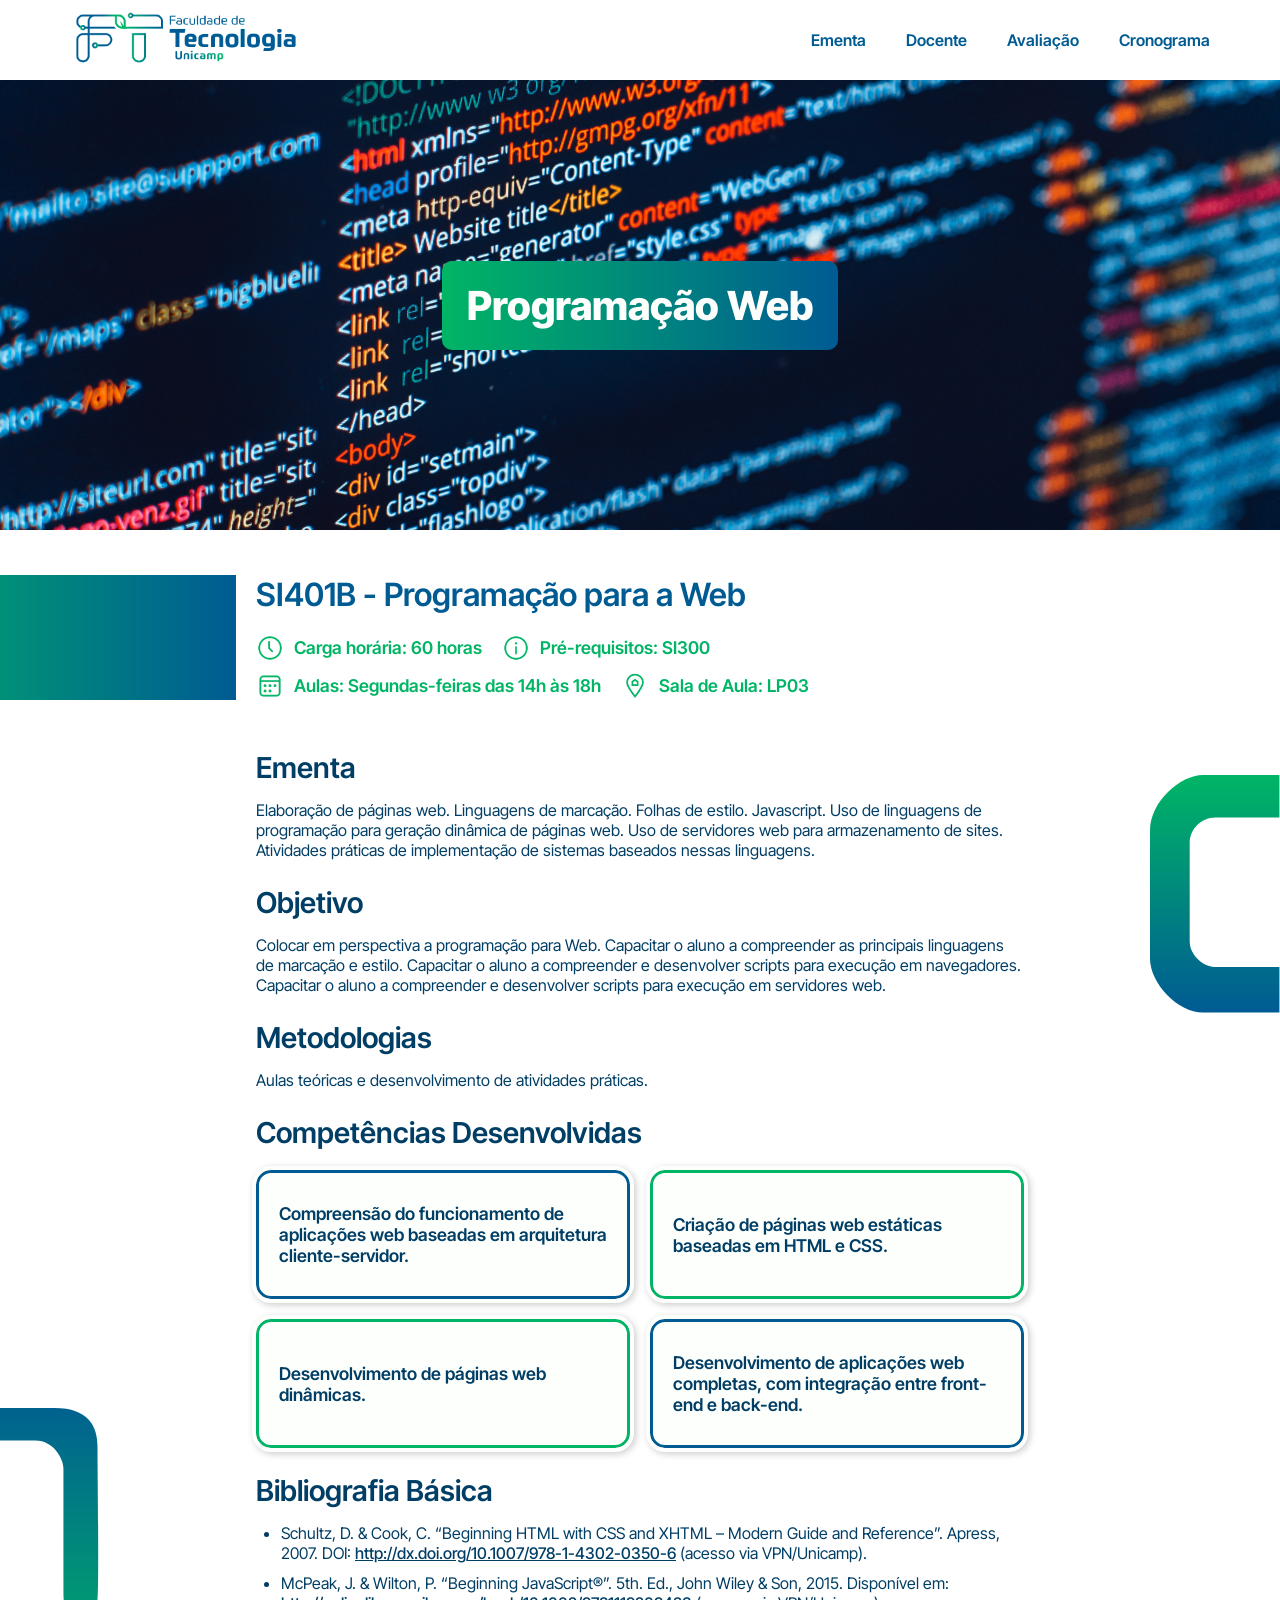
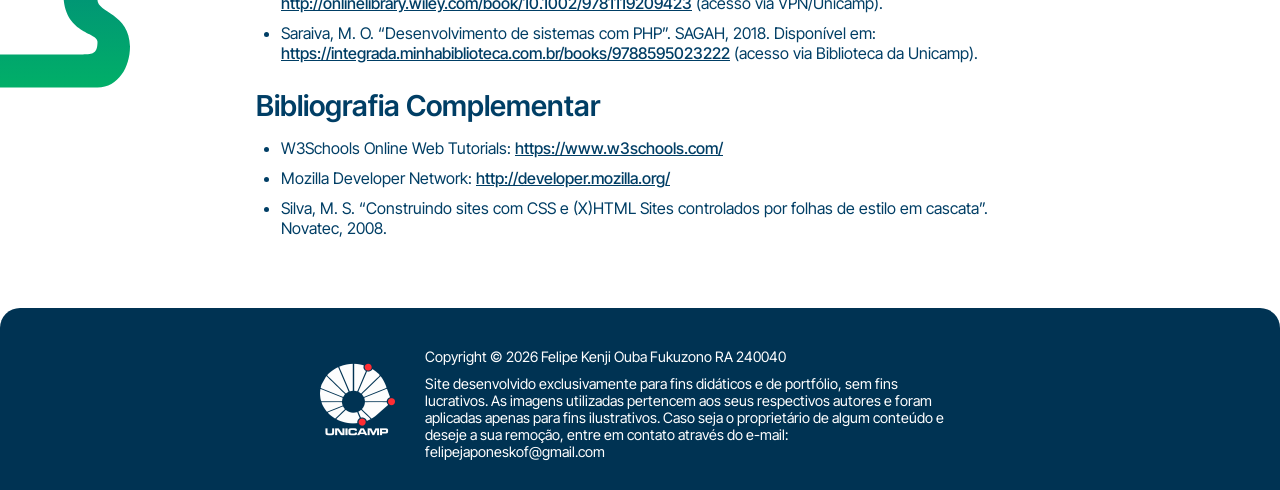
<file: FT Programação Web/index.html>
<!DOCTYPE html>
<html lang="pt-br">
<head>
    <meta charset="UTF-8">
    <meta name="viewport" content="width=device-width, initial-scale=1.0">
    <title>Programação para a Web</title>

    <link rel="preconnect" href="https://fonts.googleapis.com">
    <link rel="preconnect" href="https://fonts.gstatic.com" crossorigin>
    <link href="https://fonts.googleapis.com/css2?family=Inter+Tight:ital,wght@0,100..900;1,100..900&display=swap" rel="stylesheet">
    <link rel="stylesheet" type="text/css" href="css/style.css">
</head>
<body>
    <header>
        <a href="index.html"><img src="images/logo_ft.png" alt="Logo da Faculdade de Tecnologia Unicamp"></a>
        <nav>
            <a href="index.html"><p>Ementa</p></a>
            <a href="docente.html"><p>Docente</p></a>
            <a href="avaliacao.html"><p>Avaliação</p></a>
            <a href="cronograma.html"><p>Cronograma</p></a>
        </nav>
    </header>

    <figure>
        <figcaption>Programação Web</figcaption>
    </figure>

    <main>
        <div id="desenho-fundo">
            <img id="desenho-1" src="images/formas/forma_fundo_1.svg" alt="">
            <img id="desenho-2" src="images/formas/forma_fundo_2.svg" alt="">
        </div>

        <div id="conteudo">
            <section id="informacao-inicial">
                <h1>SI401B - Programação para a Web</h1>
                <div id="topicos">
                    <div>
                        <div>
                            <img src="images/icones/icone_tempo.png" alt="Ícone de Relógio">
                            <p>Carga horária: 60 horas</p>
                        </div>
                        <div>
                            <img src="images/icones/icone_info.png" alt="Ícone de Informação">
                            <p>Pré-requisitos: SI300</p>
                        </div>
                    </div>
                    <div>
                        <div>
                            <img src="images/icones/icone_data.png" alt="Ícone de Calendário">
                            <p>Aulas: Segundas-feiras das 14h às 18h</p>
                        </div>
                        <div>
                            <img src="images/icones/icone_local.png" alt="Ícone de Local">
                            <p>Sala de Aula: LP03</p>
                        </div>
                    </div>
                </div>
            </section>
    
            <section id="ementa">
                <h2>Ementa</h2>
                <p>Elaboração de páginas web. Linguagens de marcação. Folhas de estilo. Javascript. Uso de linguagens de programação para geração dinâmica de páginas web. Uso de servidores web para armazenamento de sites. Atividades práticas de implementação de sistemas baseados nessas linguagens.</p>
            </section>
    
            <section id="objetivo">
                <h2>Objetivo</h2>
                <p>Colocar em perspectiva a programação para Web. Capacitar o aluno a compreender as principais linguagens de marcação e estilo. Capacitar o aluno a compreender e desenvolver scripts para execução em navegadores. Capacitar o aluno a compreender e desenvolver scripts para execução em servidores web.</p>
            </section>
    
            <section id="metodologia">
                <h2>Metodologias</h2>
                <p>Aulas teóricas e desenvolvimento de atividades práticas.</p>
            </section>
    
            <section id="competencias" class="secao-cards">
                <h2>Competências Desenvolvidas</h2>
                <div>
                    <div><p>Compreensão do funcionamento de aplicações web baseadas em arquitetura cliente-servidor.</p></div>
                    <div><p>Criação de páginas web estáticas baseadas em HTML e CSS.</p></div>
                    <div><p>Desenvolvimento de páginas web dinâmicas.</p></div>
                    <div><p>Desenvolvimento de aplicações web completas, com integração entre front-end e back-end.</p></div>
                </div>
            </section>
    
            <section id="bibliografia-basica">
                <h2>Bibliografia Básica</h2>
                <ul>
                    <li>Schultz, D. & Cook, C. “Beginning HTML with CSS and XHTML – Modern Guide and Reference”. Apress, 2007. DOI: <a href="http://dx.doi.org/10.1007/978-1-4302-0350-6" target="_blank">http://dx.doi.org/10.1007/978-1-4302-0350-6</a> (acesso via VPN/Unicamp).</li>
                    <li>McPeak, J. & Wilton, P. “Beginning JavaScript®”. 5th. Ed., John Wiley & Son, 2015. Disponível em: <a href="http://onlinelibrary.wiley.com/book/10.1002/9781119209423" target="_blank">http://onlinelibrary.wiley.com/book/10.1002/9781119209423</a> (acesso via VPN/Unicamp).</li>
                    <li>Saraiva, M. O. “Desenvolvimento de sistemas com PHP”. SAGAH, 2018. Disponível em: <a href="https://integrada.minhabiblioteca.com.br/books/9788595023222" target="_blank">https://integrada.minhabiblioteca.com.br/books/9788595023222</a> (acesso via Biblioteca da Unicamp).</li>
                </ul>
            </section>
    
            <section id="bibliografia-complementar">
                <h2>Bibliografia Complementar</h2>
                <ul>
                    <li>W3Schools Online Web Tutorials: <a href="https://www.w3schools.com/" target="_blank">https://www.w3schools.com/</a></li>
                    <li>Mozilla Developer Network: <a href="http://developer.mozilla.org/" target="_blank">http://developer.mozilla.org/</a></li>
                    <li>Silva, M. S. “Construindo sites com CSS e (X)HTML Sites controlados por folhas de estilo em cascata”. Novatec, 2008.</li>
                </ul>
            </section>
        </div>
    </main>

    <footer>
        <img src="images/logo_unicamp.png" alt="Logo da Unicamp">
        <div>
            <p>Copyright © 2026 Felipe Kenji Ouba Fukuzono RA 240040</p>
            <p>Site desenvolvido exclusivamente para fins didáticos e de portfólio, sem fins lucrativos. As imagens utilizadas pertencem aos seus respectivos autores e foram aplicadas apenas para fins ilustrativos. Caso seja o proprietário de algum conteúdo e deseje a sua remoção, entre em contato através do e-mail: felipejaponeskof@gmail.com</p>
        </div>
    </footer>
</body>
</html>
</file>
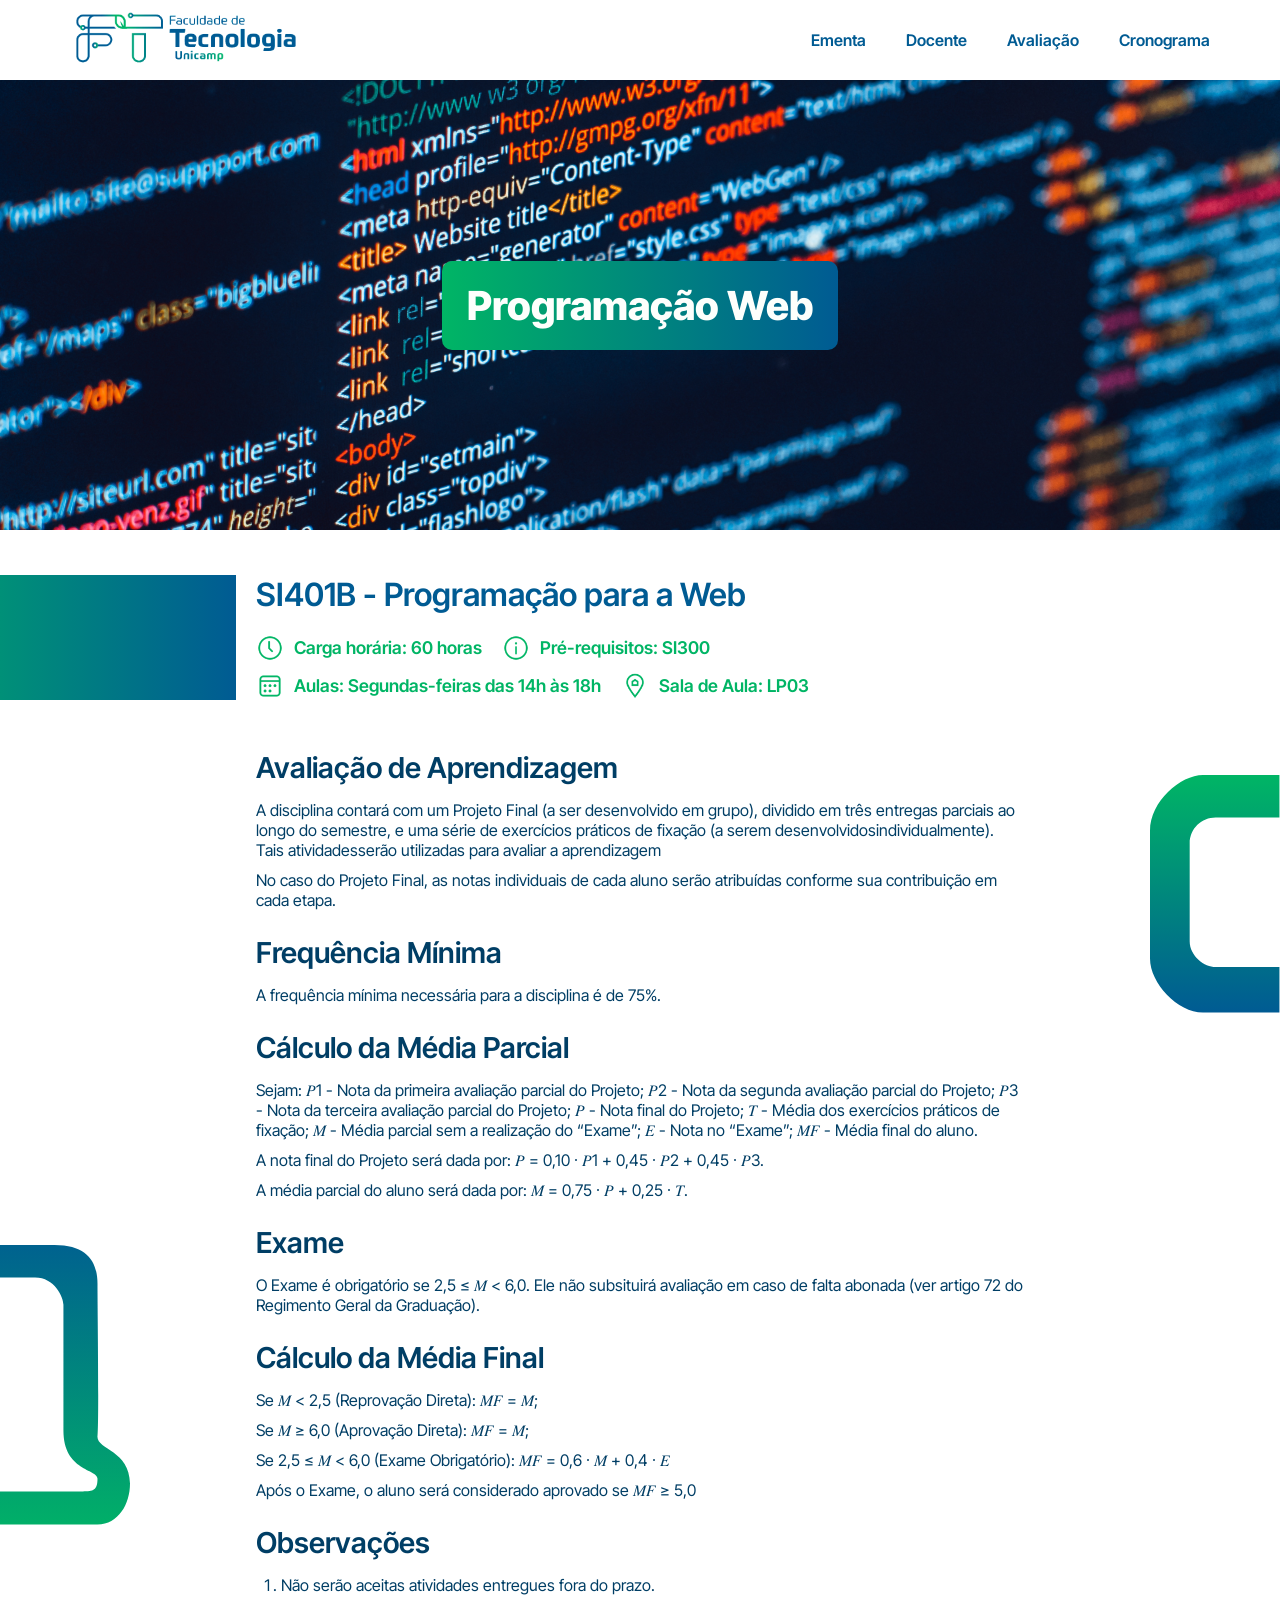
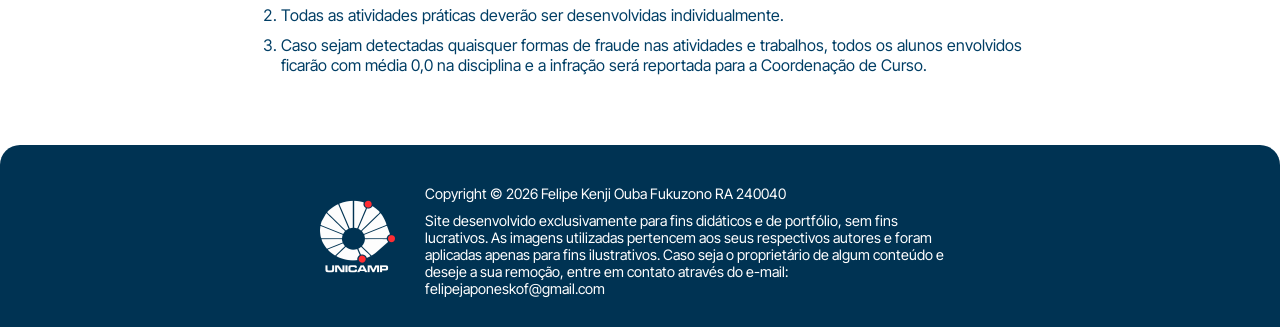
<file: FT Programação Web/avaliacao.html>
<!DOCTYPE html>
<html lang="pt-br">
<head>
    <meta charset="UTF-8">
    <meta name="viewport" content="width=device-width, initial-scale=1.0">
    <title>Programação para a Web</title>

    <link rel="preconnect" href="https://fonts.googleapis.com">
    <link rel="preconnect" href="https://fonts.gstatic.com" crossorigin>
    <link href="https://fonts.googleapis.com/css2?family=Inter+Tight:ital,wght@0,100..900;1,100..900&display=swap" rel="stylesheet">
    <link rel="stylesheet" type="text/css" href="css/style.css">
</head>
<body>
    <header>
        <a href="index.html"><img src="images/logo_ft.png" alt="Logo da Faculdade de Tecnologia Unicamp"></a>
        <nav>
            <a href="index.html"><p>Ementa</p></a>
            <a href="docente.html"><p>Docente</p></a>
            <a href="avaliacao.html"><p>Avaliação</p></a>
            <a href="cronograma.html"><p>Cronograma</p></a>
        </nav>
    </header>

    <figure>
        <figcaption>Programação Web</figcaption>
    </figure>

    <main>
        <div id="desenho-fundo">
            <img id="desenho-1" src="images/formas/forma_fundo_1.svg" alt="">
            <img id="desenho-2" src="images/formas/forma_fundo_2.svg" alt="">
        </div>

        <div id="conteudo">
            <section id="informacao-inicial">
                <h1>SI401B - Programação para a Web</h1>
                <div id="topicos">
                    <div>
                        <div>
                            <img src="images/icones/icone_tempo.png" alt="Ícone de Relógio">
                            <p>Carga horária: 60 horas</p>
                        </div>
                        <div>
                            <img src="images/icones/icone_info.png" alt="Ícone de Informação">
                            <p>Pré-requisitos: SI300</p>
                        </div>
                    </div>
                    <div>
                        <div>
                            <img src="images/icones/icone_data.png" alt="Ícone de Calendário">
                            <p>Aulas: Segundas-feiras das 14h às 18h</p>
                        </div>
                        <div>
                            <img src="images/icones/icone_local.png" alt="Ícone de Local">
                            <p>Sala de Aula: LP03</p>
                        </div>
                    </div>
                </div>
            </section>

            <section id="avaliacao">
                <h2>Avaliação de Aprendizagem</h2>
                <p>A disciplina contará com um Projeto Final (a ser desenvolvido em grupo), dividido em três entregas parciais ao longo do semestre, e uma série de exercícios práticos de fixação (a serem desenvolvidosindividualmente). Tais atividadesserão utilizadas para avaliar a aprendizagem</p>
                <p>No caso do Projeto Final, as notas individuais de cada aluno serão atribuídas conforme sua contribuição em cada etapa.</p>
            </section>
            
            <section id="frequencia">
                <h2>Frequência Mínima</h2>
                <p>A frequência mínima necessária para a disciplina é de 75%.</p>
            </section>

            <section id="calculo-parcial">
                <h2>Cálculo da Média Parcial</h2>
                <p>Sejam: 𝑃1 - Nota da primeira avaliação parcial do Projeto; 𝑃2 - Nota da segunda avaliação parcial do Projeto; 𝑃3 - Nota da terceira avaliação parcial do Projeto; 𝑃 - Nota final do Projeto; 𝑇 - Média dos exercícios práticos de fixação; 𝑀 - Média parcial sem a realização do “Exame”; 𝐸 - Nota no “Exame”; 𝑀𝐹 - Média final do aluno.</p>
                <p>A nota final do Projeto será dada por: 𝑃 = 0,10 ∙ 𝑃1 + 0,45 ∙ 𝑃2 + 0,45 ∙ 𝑃3.</p>
                <p>A média parcial do aluno será dada por: 𝑀 = 0,75 ∙ 𝑃 + 0,25 ∙ 𝑇.</p>
            </section>

            <section id="exame">
                <h2>Exame</h2>
                <p>O Exame é obrigatório se 2,5 ≤ 𝑀 &lt; 6,0. Ele não subsituirá avaliação em caso de falta abonada (ver artigo 72 do Regimento Geral da Graduação).</p>
            </section>

            <section id="calculo-final">
                <h2>Cálculo da Média Final</h2>
                <p>Se 𝑀 &lt; 2,5 (Reprovação Direta): 𝑀𝐹 = 𝑀;</p>
                <p>Se 𝑀 ≥ 6,0 (Aprovação Direta): 𝑀𝐹 = 𝑀;</p>
                <p>Se 2,5 ≤ 𝑀 &lt; 6,0 (Exame Obrigatório): 𝑀𝐹 = 0,6 ∙ 𝑀 + 0,4 ∙ 𝐸</p>
                <p>Após o Exame, o aluno será considerado aprovado se 𝑀𝐹 ≥ 5,0</p>
            </section>

            <section id="observacoes">
                <h2>Observações</h2>
                <ol>
                    <li>Não serão aceitas atividades entregues fora do prazo.</li>
                    <li>Todas as atividades práticas deverão ser desenvolvidas individualmente.</li>
                    <li>Caso sejam detectadas quaisquer formas de fraude nas atividades e trabalhos, todos os alunos envolvidos ficarão com média 0,0 na disciplina e a infração será reportada para a Coordenação de Curso.</li>
                </ol>
            </section>
        </div>
    </main>

    <footer>
        <img src="images/logo_unicamp.png" alt="Logo da Unicamp">
        <div>
            <p>Copyright © 2026 Felipe Kenji Ouba Fukuzono RA 240040</p>
            <p>Site desenvolvido exclusivamente para fins didáticos e de portfólio, sem fins lucrativos. As imagens utilizadas pertencem aos seus respectivos autores e foram aplicadas apenas para fins ilustrativos. Caso seja o proprietário de algum conteúdo e deseje a sua remoção, entre em contato através do e-mail: felipejaponeskof@gmail.com</p>
        </div>
    </footer>
</body>
</html>
</file>
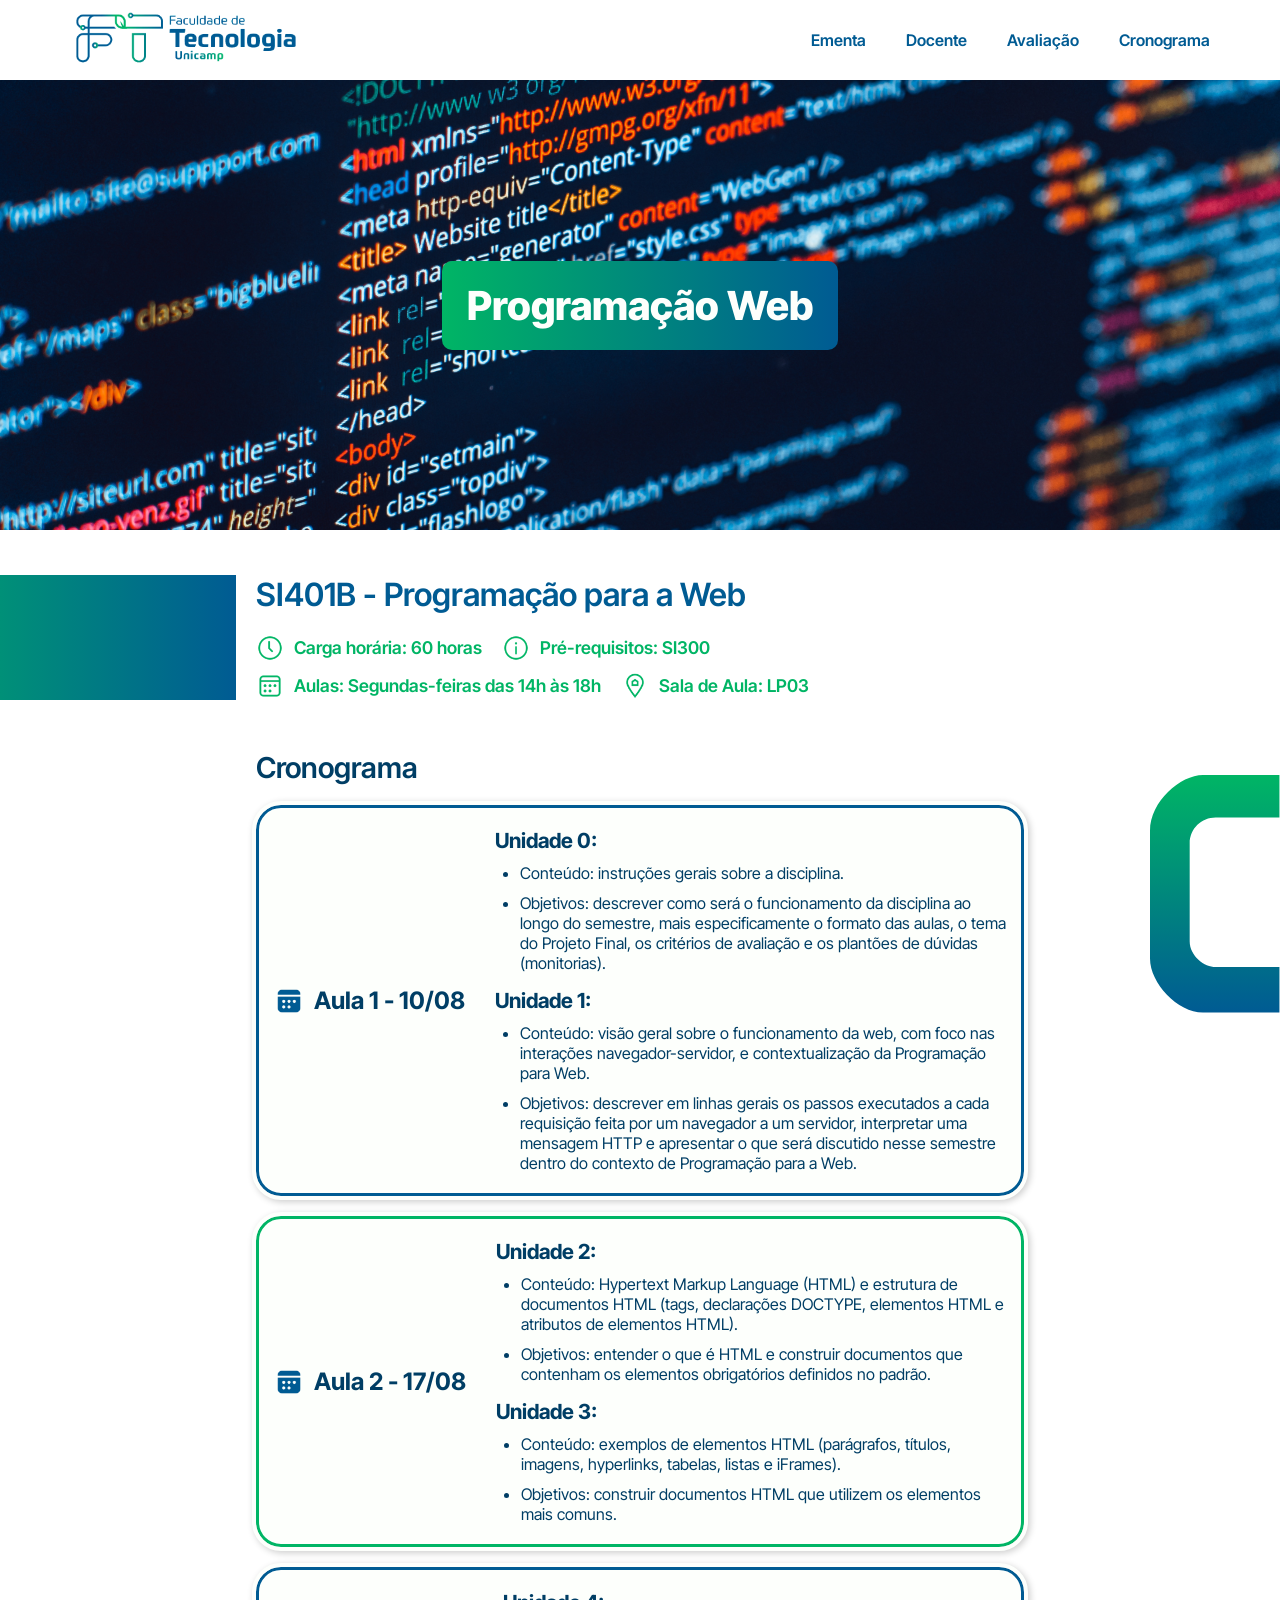
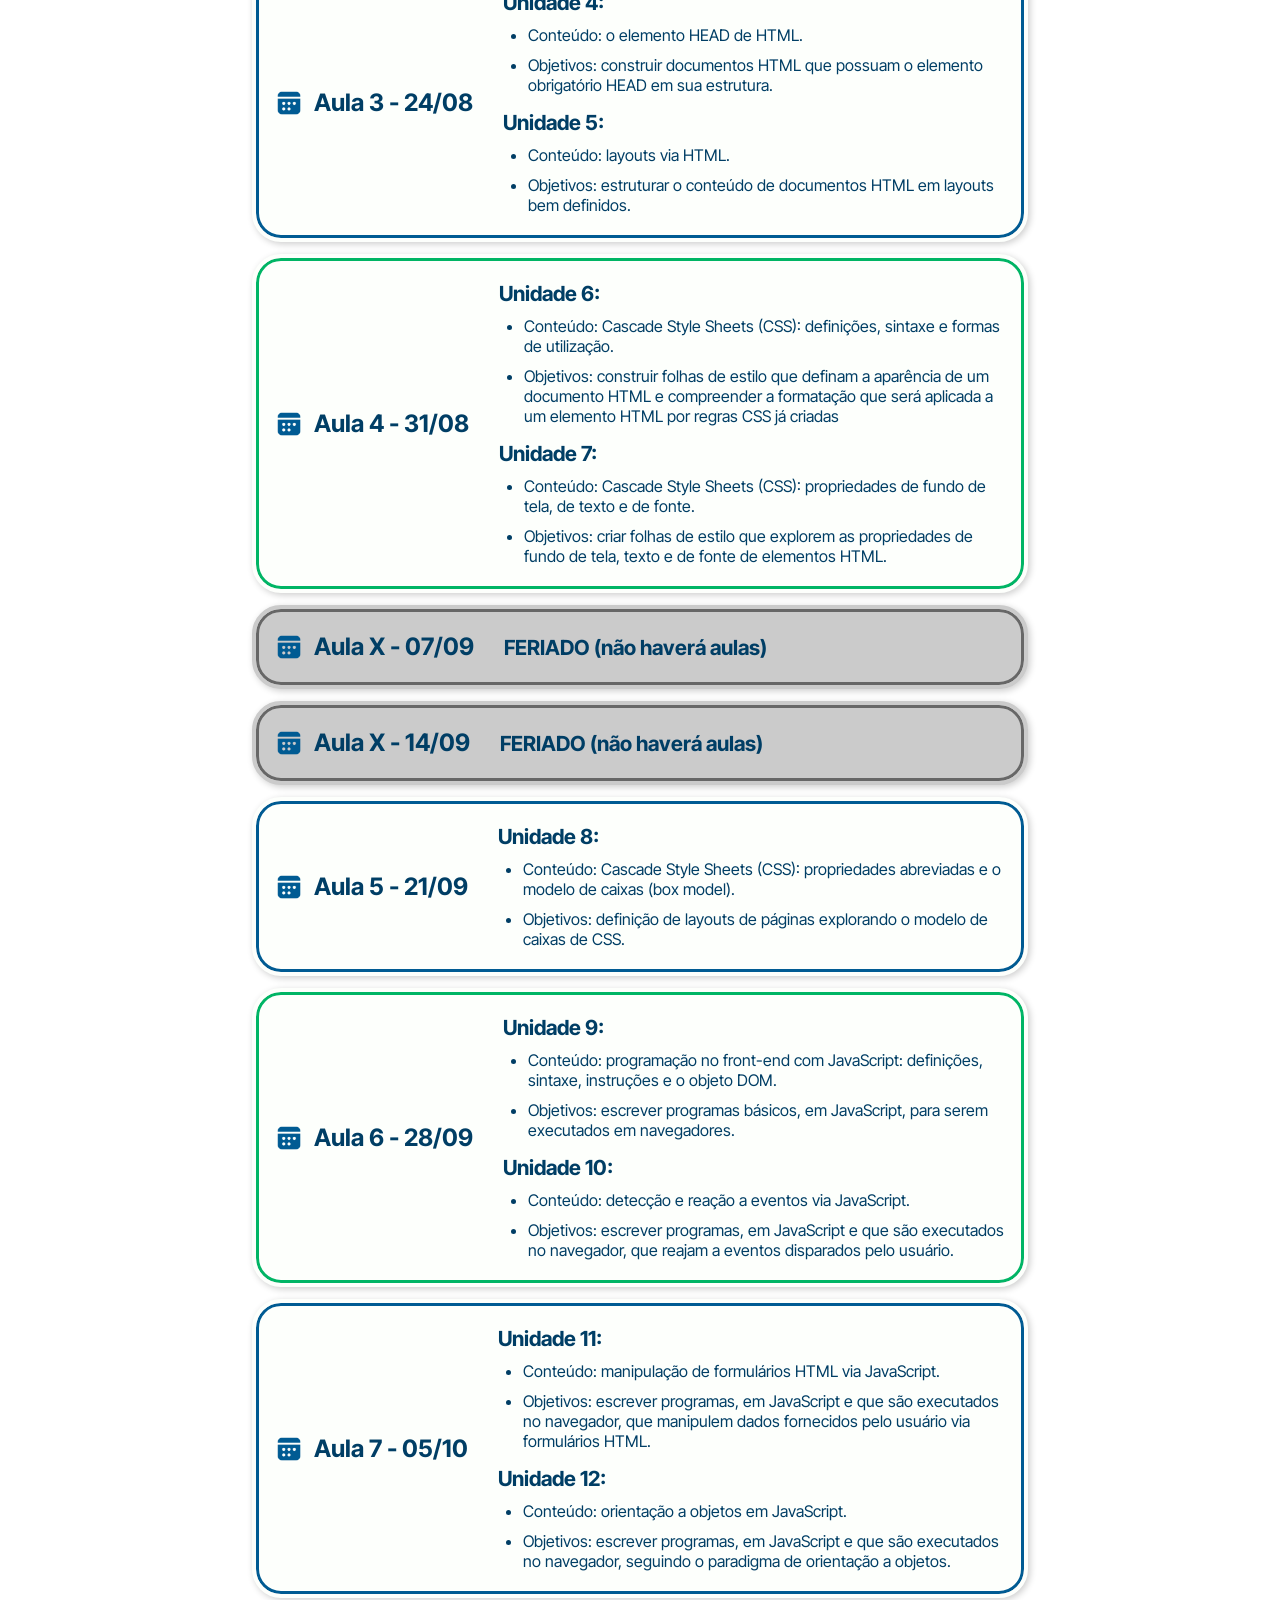
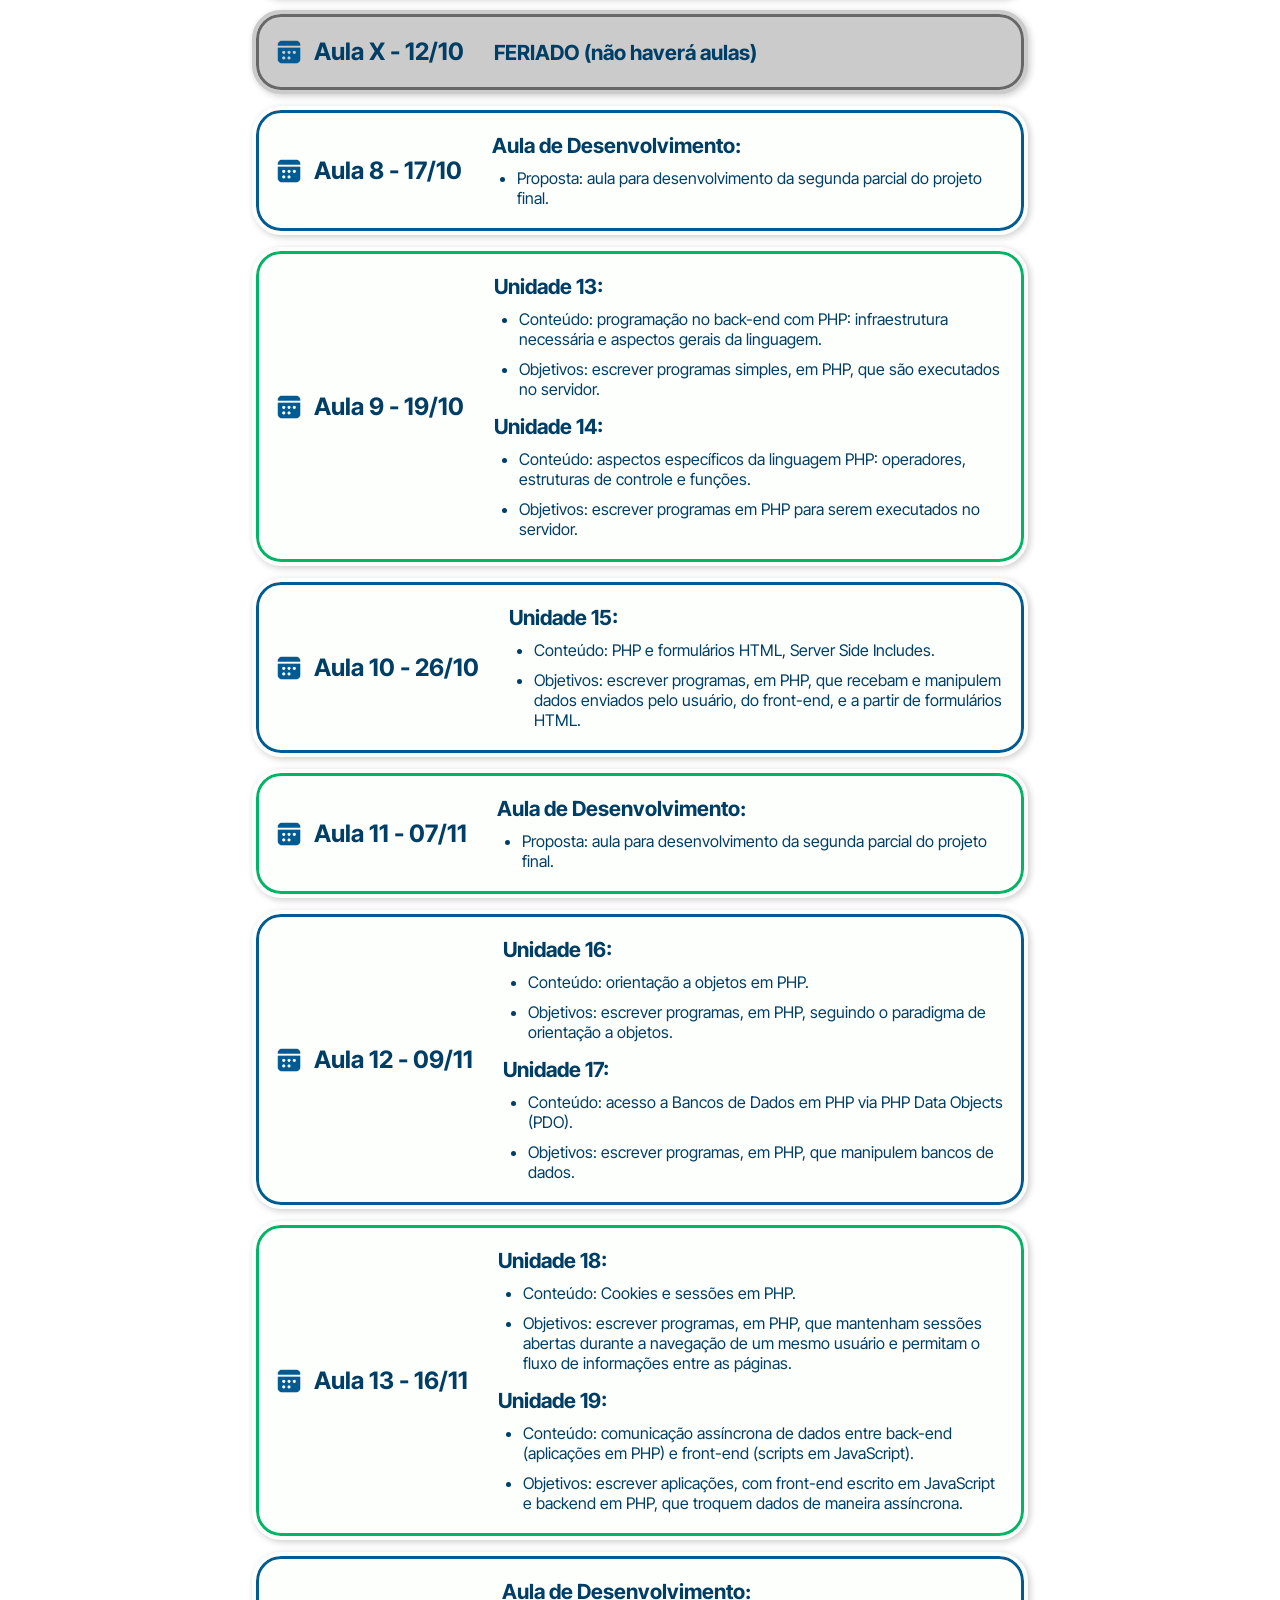
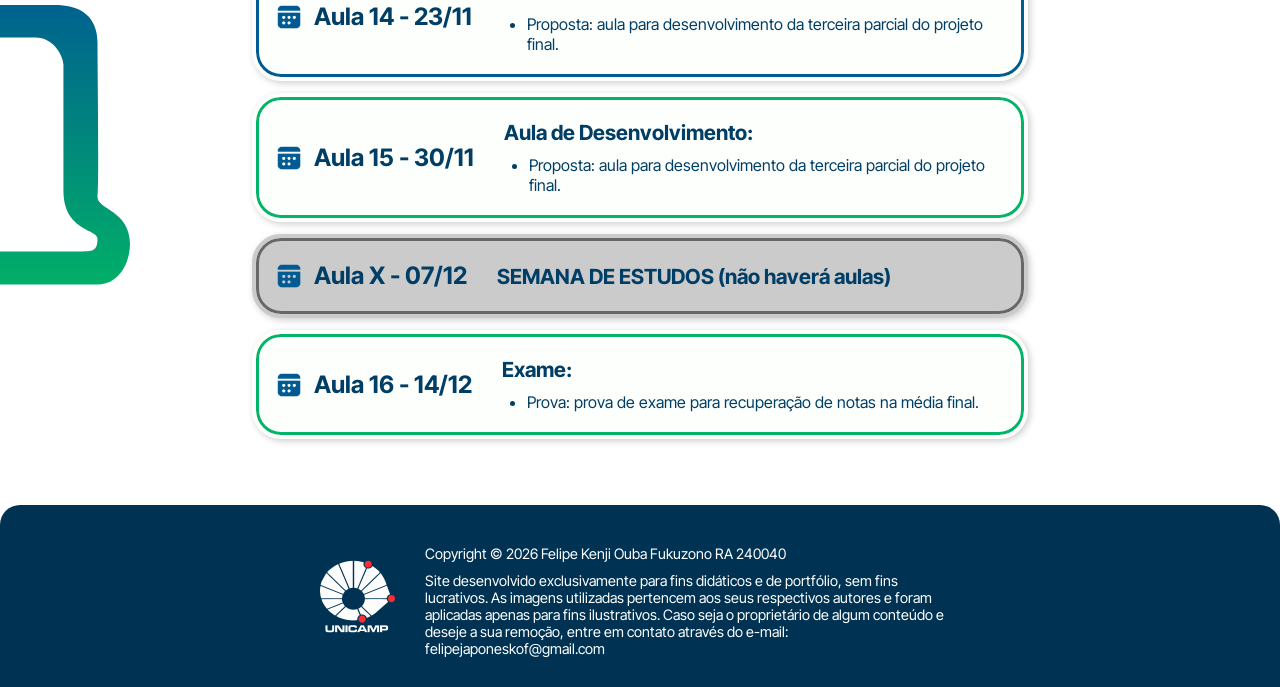
<file: FT Programação Web/cronograma.html>
<!DOCTYPE html>
<html lang="pt-br">
<head>
    <meta charset="UTF-8">
    <meta name="viewport" content="width=device-width, initial-scale=1.0">
    <title>Programação para a Web</title>

    <link rel="preconnect" href="https://fonts.googleapis.com">
    <link rel="preconnect" href="https://fonts.gstatic.com" crossorigin>
    <link href="https://fonts.googleapis.com/css2?family=Inter+Tight:ital,wght@0,100..900;1,100..900&display=swap" rel="stylesheet">
    <link rel="stylesheet" type="text/css" href="css/style.css">
</head>
<body>
    <header>
        <a href="index.html"><img src="images/logo_ft.png" alt="Logo da Faculdade de Tecnologia Unicamp"></a>
        <nav>
            <a href="index.html"><p>Ementa</p></a>
            <a href="docente.html"><p>Docente</p></a>
            <a href="avaliacao.html"><p>Avaliação</p></a>
            <a href="cronograma.html"><p>Cronograma</p></a>
        </nav>
    </header>

    <figure>
        <figcaption>Programação Web</figcaption>
    </figure>

    <main>
        <div id="desenho-fundo">
            <img id="desenho-1" src="images/formas/forma_fundo_1.svg" alt="">
            <img id="desenho-2" src="images/formas/forma_fundo_2.svg" alt="">
        </div>

        <div id="conteudo">
            <section id="informacao-inicial">
                <h1>SI401B - Programação para a Web</h1>
                <div id="topicos">
                    <div>
                        <div>
                            <img src="images/icones/icone_tempo.png" alt="Ícone de Relógio">
                            <p>Carga horária: 60 horas</p>
                        </div>
                        <div>
                            <img src="images/icones/icone_info.png" alt="Ícone de Informação">
                            <p>Pré-requisitos: SI300</p>
                        </div>
                    </div>
                    <div>
                        <div>
                            <img src="images/icones/icone_data.png" alt="Ícone de Calendário">
                            <p>Aulas: Segundas-feiras das 14h às 18h</p>
                        </div>
                        <div>
                            <img src="images/icones/icone_local.png" alt="Ícone de Local">
                            <p>Sala de Aula: LP03</p>
                        </div>
                    </div>
                </div>
            </section>

            <section id="cronograma" class="secao-cards">
                <h2>Cronograma</h2>
                <div>
                    <div>
                        <div>
                            <img src="images/icones/icone_data_azul.png" alt="Ícone de Data">
                            <h3>Aula 1 - 10/08</h3>
                        </div>
                        <div>
                            <h4>Unidade 0:</h4>
                            <ul>
                                <li>Conteúdo: instruções gerais sobre a disciplina.</li>
                                <li>Objetivos: descrever como será o funcionamento da disciplina ao longo do semestre, mais especificamente o formato das aulas, o tema do Projeto Final, os critérios de avaliação e os plantões de dúvidas (monitorias).</li>
                            </ul>
                            <h4>Unidade 1:</h4>
                            <ul>
                                <li>Conteúdo: visão geral sobre o funcionamento da web, com foco nas interações navegador-servidor, e contextualização da Programação para Web.</li>
                                <li>Objetivos: descrever em linhas gerais os passos executados a cada requisição feita por um navegador a um servidor, interpretar uma mensagem HTTP e apresentar o que será discutido nesse semestre dentro do contexto de Programação para a Web.</li>
                            </ul>
                        </div>
                    </div>

                    <div>
                        <div>
                            <img src="images/icones/icone_data_azul.png" alt="Ícone de Data">
                            <h3>Aula 2 - 17/08</h3>
                        </div>
                        <div>
                            <h4>Unidade 2:</h4>
                            <ul>
                                <li>Conteúdo: Hypertext Markup Language (HTML) e estrutura de documentos HTML (tags, declarações DOCTYPE, elementos HTML e atributos de elementos HTML).</li>
                                <li>Objetivos: entender o que é HTML e construir documentos que contenham os elementos obrigatórios definidos no padrão.</li>
                            </ul>
                            <h4>Unidade 3:</h4>
                            <ul>
                                <li>Conteúdo: exemplos de elementos HTML (parágrafos, títulos, imagens, hyperlinks, tabelas, listas e iFrames).</li>
                                <li>Objetivos: construir documentos HTML que utilizem os elementos mais comuns.</li>
                            </ul>
                        </div>
                    </div>

                    <div>
                        <div>
                            <img src="images/icones/icone_data_azul.png" alt="Ícone de Data">
                            <h3>Aula 3 - 24/08</h3>
                        </div>
                        <div>
                            <h4>Unidade 4:</h4>
                            <ul>
                                <li>Conteúdo: o elemento HEAD de HTML.</li>
                                <li>Objetivos: construir documentos HTML que possuam o elemento obrigatório HEAD em sua estrutura.</li>
                            </ul>
                            <h4>Unidade 5:</h4>
                            <ul>
                                <li>Conteúdo: layouts via HTML.</li>
                                <li>Objetivos: estruturar o conteúdo de documentos HTML em layouts bem definidos.</li>
                            </ul>
                        </div>
                    </div>

                    <div>
                        <div>
                            <img src="images/icones/icone_data_azul.png" alt="Ícone de Data">
                            <h3>Aula 4 - 31/08</h3>
                        </div>
                        <div>
                            <h4>Unidade 6:</h4>
                            <ul>
                                <li>Conteúdo: Cascade Style Sheets (CSS): definições, sintaxe e formas de utilização.</li>
                                <li>Objetivos: construir folhas de estilo que definam a aparência de um documento HTML e compreender a formatação que será aplicada a um elemento HTML por regras CSS já criadas</li>
                            </ul>
                            <h4>Unidade 7:</h4>
                            <ul>
                                <li>Conteúdo: Cascade Style Sheets (CSS): propriedades de fundo de tela, de texto e de fonte.</li>
                                <li>Objetivos: criar folhas de estilo que explorem as propriedades de fundo de tela, texto e de fonte de elementos HTML.</li>
                            </ul>
                        </div>
                    </div>
                    
                    <div class="aula-desativada">
                        <div>
                            <img src="images/icones/icone_data_azul.png" alt="Ícone de Data">
                            <h3>Aula X - 07/09</h3>
                        </div>
                        <div>
                            <h4>FERIADO (não haverá aulas)</h4>
                        </div>
                    </div>

                    <div class="aula-desativada">
                        <div>
                            <img src="images/icones/icone_data_azul.png" alt="Ícone de Data">
                            <h3>Aula X - 14/09</h3>
                        </div>
                        <div>
                            <h4>FERIADO (não haverá aulas)</h4>
                        </div>
                    </div>

                    <div>
                        <div>
                            <img src="images/icones/icone_data_azul.png" alt="Ícone de Data">
                            <h3>Aula 5 - 21/09</h3>
                        </div>
                        <div>
                            <h4>Unidade 8:</h4>
                            <ul>
                                <li>Conteúdo: Cascade Style Sheets (CSS): propriedades abreviadas e o modelo de caixas (box model).</li>
                                <li>Objetivos: definição de layouts de páginas explorando o modelo de caixas de CSS.</li>
                            </ul>
                        </div>
                    </div>

                    <div>
                        <div>
                            <img src="images/icones/icone_data_azul.png" alt="Ícone de Data">
                            <h3>Aula 6 - 28/09</h3>
                        </div>
                        <div>
                            <h4>Unidade 9:</h4>
                            <ul>
                                <li>Conteúdo: programação no front-end com JavaScript: definições, sintaxe, instruções e o objeto DOM.</li>
                                <li>Objetivos: escrever programas básicos, em JavaScript, para serem executados em navegadores.</li>
                            </ul>
                            <h4>Unidade 10:</h4>
                            <ul>
                                <li>Conteúdo: detecção e reação a eventos via JavaScript.</li>
                                <li>Objetivos: escrever programas, em JavaScript e que são executados no navegador, que reajam a eventos disparados pelo usuário.</li>
                            </ul>
                        </div>
                    </div>

                    <div>
                        <div>
                            <img src="images/icones/icone_data_azul.png" alt="Ícone de Data">
                            <h3>Aula 7 - 05/10</h3>
                        </div>
                        <div>
                            <h4>Unidade 11:</h4>
                            <ul>
                                <li>Conteúdo: manipulação de formulários HTML via JavaScript.</li>
                                <li>Objetivos: escrever programas, em JavaScript e que são executados no navegador, que manipulem dados fornecidos pelo usuário via formulários HTML.</li>
                            </ul>
                            <h4>Unidade 12:</h4>
                            <ul>
                                <li>Conteúdo: orientação a objetos em JavaScript.</li>
                                <li>Objetivos: escrever programas, em JavaScript e que são executados no navegador, seguindo o paradigma de orientação a objetos.</li>
                            </ul>
                        </div>
                    </div>

                    <div class="aula-desativada">
                        <div>
                            <img src="images/icones/icone_data_azul.png" alt="Ícone de Data">
                            <h3>Aula X - 12/10</h3>
                        </div>
                        <div>
                            <h4>FERIADO (não haverá aulas)</h4>
                        </div>
                    </div>

                    <div>
                        <div>
                            <img src="images/icones/icone_data_azul.png" alt="Ícone de Data">
                            <h3>Aula 8 - 17/10</h3>
                        </div>
                        <div>
                            <h4>Aula de Desenvolvimento:</h4>
                            <ul>
                                <li>Proposta: aula para desenvolvimento da segunda parcial do projeto final.</li>
                            </ul>
                        </div>
                    </div>

                    <div>
                        <div>
                            <img src="images/icones/icone_data_azul.png" alt="Ícone de Data">
                            <h3>Aula 9 - 19/10</h3>
                        </div>
                        <div>
                            <h4>Unidade 13:</h4>
                            <ul>
                                <li>Conteúdo: programação no back-end com PHP: infraestrutura necessária e aspectos gerais da linguagem.</li>
                                <li>Objetivos: escrever programas simples, em PHP, que são executados no servidor.</li>
                            </ul>
                            <h4>Unidade 14:</h4>
                            <ul>
                                <li>Conteúdo: aspectos específicos da linguagem PHP: operadores, estruturas de controle e funções.</li>
                                <li>Objetivos: escrever programas em PHP para serem executados no servidor.</li>
                            </ul>
                        </div>
                    </div>

                    <div>
                        <div>
                            <img src="images/icones/icone_data_azul.png" alt="Ícone de Data">
                            <h3>Aula 10 - 26/10</h3>
                        </div>
                        <div>
                            <h4>Unidade 15:</h4>
                            <ul>
                                <li>Conteúdo: PHP e formulários HTML, Server Side Includes.</li>
                                <li>Objetivos: escrever programas, em PHP, que recebam e manipulem dados enviados pelo usuário, do front-end, e a partir de formulários HTML.</li>
                            </ul>
                        </div>
                    </div>

                    <div>
                        <div>
                            <img src="images/icones/icone_data_azul.png" alt="Ícone de Data">
                            <h3>Aula 11 - 07/11</h3>
                        </div>
                        <div>
                            <h4>Aula de Desenvolvimento:</h4>
                            <ul>
                                <li>Proposta: aula para desenvolvimento da segunda parcial do projeto final.</li>
                            </ul>
                        </div>
                    </div>

                    <div>
                        <div>
                            <img src="images/icones/icone_data_azul.png" alt="Ícone de Data">
                            <h3>Aula 12 - 09/11</h3>
                        </div>
                        <div>
                            <h4>Unidade 16:</h4>
                            <ul>
                                <li>Conteúdo: orientação a objetos em PHP.</li>
                                <li>Objetivos: escrever programas, em PHP, seguindo o paradigma de orientação a objetos.</li>
                            </ul>
                            <h4>Unidade 17:</h4>
                            <ul>
                                <li>Conteúdo: acesso a Bancos de Dados em PHP via PHP Data Objects (PDO).</li>
                                <li>Objetivos: escrever programas, em PHP, que manipulem bancos de dados.</li>
                            </ul>
                        </div>
                    </div>

                    <div>
                        <div>
                            <img src="images/icones/icone_data_azul.png" alt="Ícone de Data">
                            <h3>Aula 13 - 16/11</h3>
                        </div>
                        <div>
                            <h4>Unidade 18:</h4>
                            <ul>
                                <li>Conteúdo: Cookies e sessões em PHP.</li>
                                <li>Objetivos: escrever programas, em PHP, que mantenham sessões abertas durante a navegação de um mesmo usuário e permitam o fluxo de informações entre as páginas.</li>
                            </ul>
                            <h4>Unidade 19:</h4>
                            <ul>
                                <li>Conteúdo: comunicação assíncrona de dados entre back-end (aplicações em PHP) e front-end (scripts em JavaScript).</li>
                                <li>Objetivos: escrever aplicações, com front-end escrito em JavaScript e backend em PHP, que troquem dados de maneira assíncrona.</li>
                            </ul>
                        </div>
                    </div>

                    <div>
                        <div>
                            <img src="images/icones/icone_data_azul.png" alt="Ícone de Data">
                            <h3>Aula 14 - 23/11</h3>
                        </div>
                        <div>
                            <h4>Aula de Desenvolvimento:</h4>
                            <ul>
                                <li>Proposta: aula para desenvolvimento da terceira parcial do projeto final.</li>
                            </ul>
                        </div>
                    </div>

                    <div>
                        <div>
                            <img src="images/icones/icone_data_azul.png" alt="Ícone de Data">
                            <h3>Aula 15 - 30/11</h3>
                        </div>
                        <div>
                            <h4>Aula de Desenvolvimento:</h4>
                            <ul>
                                <li>Proposta: aula para desenvolvimento da terceira parcial do projeto final.</li>
                            </ul>
                        </div>
                    </div>

                    <div class="aula-desativada">
                        <div>
                            <img src="images/icones/icone_data_azul.png" alt="Ícone de Data">
                            <h3>Aula X - 07/12</h3>
                        </div>
                        <div>
                            <h4>SEMANA DE ESTUDOS (não haverá aulas)</h4>
                        </div>
                    </div>

                    <div>
                        <div>
                            <img src="images/icones/icone_data_azul.png" alt="Ícone de Data">
                            <h3>Aula 16 - 14/12</h3>
                        </div>
                        <div>
                            <h4>Exame:</h4>
                            <ul>
                                <li>Prova: prova de exame para recuperação de notas na média final.</li>
                            </ul>
                        </div>
                    </div>
                </div>
            </section>
        </div>
    </main>

    <footer>
        <img src="images/logo_unicamp.png" alt="Logo da Unicamp">
        <div>
            <p>Copyright © 2026 Felipe Kenji Ouba Fukuzono RA 240040</p>
            <p>Site desenvolvido exclusivamente para fins didáticos e de portfólio, sem fins lucrativos. As imagens utilizadas pertencem aos seus respectivos autores e foram aplicadas apenas para fins ilustrativos. Caso seja o proprietário de algum conteúdo e deseje a sua remoção, entre em contato através do e-mail: felipejaponeskof@gmail.com</p>
        </div>
    </footer>
</body>
</html>
</file>
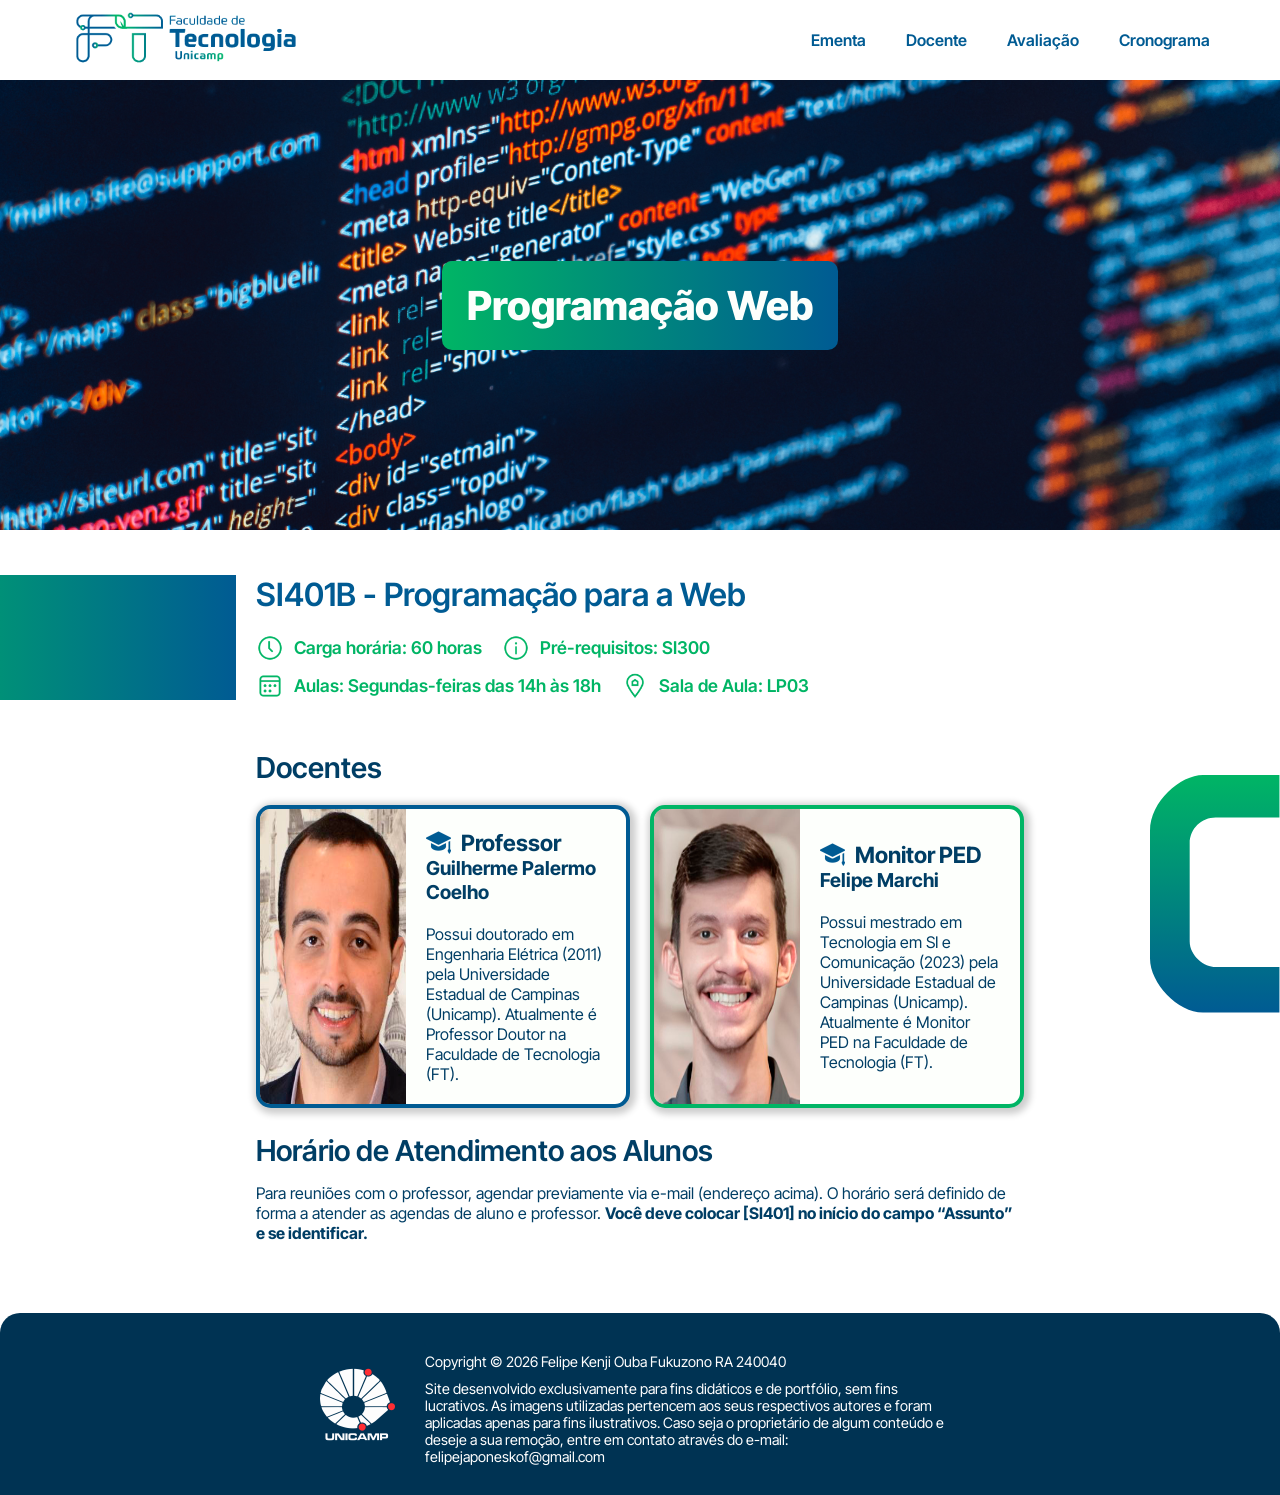
<file: FT Programação Web/docente.html>
<!DOCTYPE html>
<html lang="pt-br">
<head>
    <meta charset="UTF-8">
    <meta name="viewport" content="width=device-width, initial-scale=1.0">
    <title>Programação para a Web</title>

    <link rel="preconnect" href="https://fonts.googleapis.com">
    <link rel="preconnect" href="https://fonts.gstatic.com" crossorigin>
    <link href="https://fonts.googleapis.com/css2?family=Inter+Tight:ital,wght@0,100..900;1,100..900&display=swap" rel="stylesheet">
    <link rel="stylesheet" type="text/css" href="css/style.css">
</head>
<body>
    <header>
        <a href="index.html"><img src="images/logo_ft.png" alt="Logo da Faculdade de Tecnologia Unicamp"></a>
        <nav>
            <a href="index.html"><p>Ementa</p></a>
            <a href="docente.html"><p>Docente</p></a>
            <a href="avaliacao.html"><p>Avaliação</p></a>
            <a href="cronograma.html"><p>Cronograma</p></a>
        </nav>
    </header>

    <figure>
        <figcaption>Programação Web</figcaption>
    </figure>

    <main>
        <div id="desenho-fundo">
            <img id="desenho-1" src="images/formas/forma_fundo_1.svg" alt="">
        </div>

        <div id="conteudo">
            <section id="informacao-inicial">
                <h1>SI401B - Programação para a Web</h1>
                <div id="topicos">
                    <div>
                        <div>
                            <img src="images/icones/icone_tempo.png" alt="Ícone de Relógio">
                            <p>Carga horária: 60 horas</p>
                        </div>
                        <div>
                            <img src="images/icones/icone_info.png" alt="Ícone de Informação">
                            <p>Pré-requisitos: SI300</p>
                        </div>
                    </div>
                    <div>
                        <div>
                            <img src="images/icones/icone_data.png" alt="Ícone de Calendário">
                            <p>Aulas: Segundas-feiras das 14h às 18h</p>
                        </div>
                        <div>
                            <img src="images/icones/icone_local.png" alt="Ícone de Local">
                            <p>Sala de Aula: LP03</p>
                        </div>
                    </div>
                </div>
            </section>

            <section id="docentes" class="secao-cards">
                <h2>Docentes</h2>
                <div>
                    <div>
                        <img src="images/foto_professor.png" alt="Foto do Professor da Disciplina">
                        <div>
                            <div>
                                <img src="images/icones/icone_docente.png" alt="Ícone de Docente">
                                <h3>Professor</h3>
                            </div>
                            <h4>Guilherme Palermo Coelho</h4>
                            <p>Possui doutorado em Engenharia Elétrica (2011) pela Universidade Estadual de Campinas (Unicamp). Atualmente é Professor Doutor na Faculdade de Tecnologia (FT).</p>
                        </div>
                    </div>

                    <div>
                        <img src="images/foto_ped.png" alt="Foto do Monitor PED da Disciplina">
                        <div>
                            <div>
                                <img src="images/icones/icone_docente.png" alt="Ícone de Docente">
                                <h3>Monitor PED</h3>
                            </div>
                            <h4>Felipe Marchi</h4>
                            <p>Possui mestrado em Tecnologia em SI e Comunicação (2023) pela Universidade Estadual de Campinas (Unicamp). Atualmente é Monitor PED na Faculdade de Tecnologia (FT).</p>
                        </div>
                    </div>
                </div>
            </section>

            <section id="horarios">
                <h2>Horário de Atendimento aos Alunos</h2>
                <p>Para reuniões com o professor, agendar previamente via e-mail (endereço acima). O horário será definido de forma a atender as agendas de aluno e professor. <strong>Você deve colocar [SI401] no início do campo “Assunto” e se identificar.</strong></p>
            </section>
        </div>
    </main>

    <footer>
        <img src="images/logo_unicamp.png" alt="Logo da Unicamp">
        <div>
            <p>Copyright © 2026 Felipe Kenji Ouba Fukuzono RA 240040</p>
            <p>Site desenvolvido exclusivamente para fins didáticos e de portfólio, sem fins lucrativos. As imagens utilizadas pertencem aos seus respectivos autores e foram aplicadas apenas para fins ilustrativos. Caso seja o proprietário de algum conteúdo e deseje a sua remoção, entre em contato através do e-mail: felipejaponeskof@gmail.com</p>
        </div>
    </footer>
</body>
</html>
</file>
<file: FT Programação Web/css/style.css>
/* =========================== VISUALIZAÇÃO DESKTOP GRANDE (1920x1280) =========================== */
/* -------- Definições e Variáveis Globais ------ */
* {
    margin: 0; padding: 0;
    box-sizing: border-box;
}

:root {
    --cor-primaria: #005B93;
    --cor-secundaria: #00B565;
    --cor-terciaria: #003353;
    --cor-clara: #FDFFFC;
    --cor-escura: #003E65;
    --cor-branca: #FFFFFF;
    --cor-desativada: #CBCBCB;
    --cor-preta: #676767;

    --altura-header: 80px;
    --largura-main: 60%;
}

html { font-size: 16px; font-family: 'Inter Tight'; }

/* ------------ Header e Navegação -------------- */
body { padding-top: var(--altura-header); }
header {
    position: fixed; top: 0; left: 0;
    z-index: 1;
    width: 100%; height: var(--altura-header);
    padding: 0px 70px;
    display: flex; flex-flow: row wrap;
    justify-content: space-between; align-items: center;
    background-color: var(--cor-branca);
}

header img { width: 230px; }
header p { font-size: 1rem; font-weight: 600; }
header a, header a:visited, header a:link, header a:hover, header a:active { color: var(--cor-primaria); text-decoration: none; }

nav {
    display: flex; flex-flow: row wrap;
    column-gap: 40px;
}

/* ------------- Banner Principal --------------- */
figure {
    height: 450px;
    background-image: url(../images/banner.png);
    background-size: cover; background-position: center center;

    display: flex;
    justify-content: center; align-items: center;
}

figcaption {
    font-size: 2.5rem; font-weight: 800;
    color: var(--cor-clara);
    padding: 20px 25px; border-radius: 10px;
    
    background: #00B565;
    background: linear-gradient(90deg,rgba(0, 181, 101, 1) 0%, rgba(0, 91, 147, 1) 100%);
}

/* ------------- Formas de Fundo ---------------- */
main { position: relative; }
#desenho-fundo img { position: absolute; width: 130px; }

#desenho-fundo #desenho-1 { right: 0; top: 200px; }
#desenho-fundo #desenho-2 { left: 0; bottom: 150px; }

/* ----------- Informações Iniciais ------------- */
#conteudo {
    width: var(--largura-main);
    margin: 45px auto 70px;
}

section#informacao-inicial {
    position: relative;
    margin-bottom: 50px;
}

section#informacao-inicial::before {
    content: '';
    display: block;
    width: 400px;
    height: 100%;
    position: absolute;
    left: calc(-400px - 20px);

    background: #00B565;
    background: linear-gradient(90deg,rgba(0, 181, 101, 1) 0%, rgba(0, 91, 147, 1) 100%);
}

section#informacao-inicial h1 {
    font-size: 2rem; font-weight: 600;
    color: var(--cor-primaria);
}

section#informacao-inicial #topicos  {
    display: flex; flex-flow: column wrap;
    row-gap: 10px;
    margin-top: 20px;
}

section#informacao-inicial #topicos > div  {
    display: flex; flex-flow: row wrap;
    column-gap: 20px;
}

section#informacao-inicial #topicos > div > div {
    display: flex; flex-flow: row wrap;
    column-gap: 10px;
}

section#informacao-inicial #topicos img { width: 28px; }

section#informacao-inicial #topicos p {
    font-size: 1.1rem; font-weight: 600;
    color: var(--cor-secundaria);
    margin-top: 3px;
}

/* ------------- Seções Textuais ---------------- */
section { margin-top: 25px; }

section h2 {
    font-size: 1.8rem; font-weight: 600;
    color: var(--cor-escura);
    margin-bottom: 15px;
}

section > p, section li {
    font-size: 1rem;
    color: var(--cor-escura);
    margin-top: 10px;
}

/* ------- Competências Desenvolvidas ----------- */
section.secao-cards h2 { margin-bottom: 20px; }
section.secao-cards > div > div {
    border: solid 3px var(--cor-primaria); border-radius: 15px;
    outline: solid 4px var(--cor-clara);

    background-color: var(--cor-clara);
    box-shadow: 2px 2px 7px 4px rgba(0,0,0,0.2);
}

section#competencias > div > div:nth-of-type(4n+2),
    section#competencias > div > div:nth-of-type(4n+3) {
        border-color: var(--cor-secundaria);
}

section#competencias > div {
    display: grid;
    grid-template-columns: repeat(2, 1fr); 
    grid-auto-rows: 1fr;
    gap: 20px;
}

section#competencias > div > div {
    display: flex; align-items: center;
    padding: 30px 20px;
}

section#competencias p {
    width: 100%;
    font-size: 1.1rem; font-weight: 600;
    color: var(--cor-escura);
}

/* ---------------- Docentes -------------------- */
section#docentes > div {
    display: grid;
    grid-template-columns: repeat(2, 1fr);
    gap: 20px;
}

section#docentes > div > div { 
    display: flex; 
    border-width: 4px; 
    outline: none; 
}

section#docentes > div > div:nth-of-type(even) { border-color: var(--cor-secundaria); }

section#docentes > div > div > img { 
    width: 40%; max-width: 160px; 
    border-radius: 10px 0 0 10px; 
}

section#docentes > div > div > div { 
    display: flex; flex-flow: column wrap;
    justify-content: center;
    padding: 20px;
}

section#docentes > div > div > div div { display: flex; column-gap: 10px; }
section#docentes > div > div > div img { width: 25px; height: 25px; }

section#docentes h3 { color: var(--cor-escura); font-size: 1.4rem; }
section#docentes h4 { color: var(--cor-escura); font-size: 1.2rem; margin-bottom: 20px; }
section#docentes p { color: var(--cor-escura); font-size: 1rem; }

/* --------------- Cronograma ------------------- */
section#cronograma > div {
    display: flex;
    flex-flow: column wrap;
    gap: 20px;
}

section#cronograma > div > div {
    display: flex; flex-flow: row nowrap;
    align-items: center;
    column-gap: 30px;
    padding: 20px 15px; border-radius: 25px;
}

section#cronograma > div > div:nth-of-type(even) { border-color: var(--cor-secundaria); }

section#cronograma > div > div.aula-desativada { 
    background-color: var(--cor-desativada);
    border-color: var(--cor-preta);
    outline-color: var(--cor-desativada);
}

section#cronograma > div > div > div:first-child {
    display: flex; column-gap: 10px;
}

section#cronograma img { width: 30px; height: 30px; }
section#cronograma h3 { font-size: 1.5rem; color: var(--cor-escura); white-space: nowrap; }
section#cronograma h4 { font-size: 1.3rem; color: var(--cor-escura); }
section#cronograma h4:not(:first-child) { margin-top: 15px; }

/* -------------- Bibliografias ----------------- */
ul, ol { padding-left: 25px; }
ul a, ul a:visited, ul a:link, ul a:hover, ul a:active { 
    font-weight: 500;
    color: var(--cor-escura);
}

/* ------------------ Footer -------------------- */
footer {
    display: flex; align-items: center;
    column-gap: 30px;

    background-color: var(--cor-terciaria);
    padding: 30px 320px;
    border-radius: 20px 20px 0 0;
}

footer img { width: 75px; height: 75px; }
footer p {
    font-size: 0.9rem;
    color: var(--cor-branca);
    margin-top: 10px;
}
</file>
